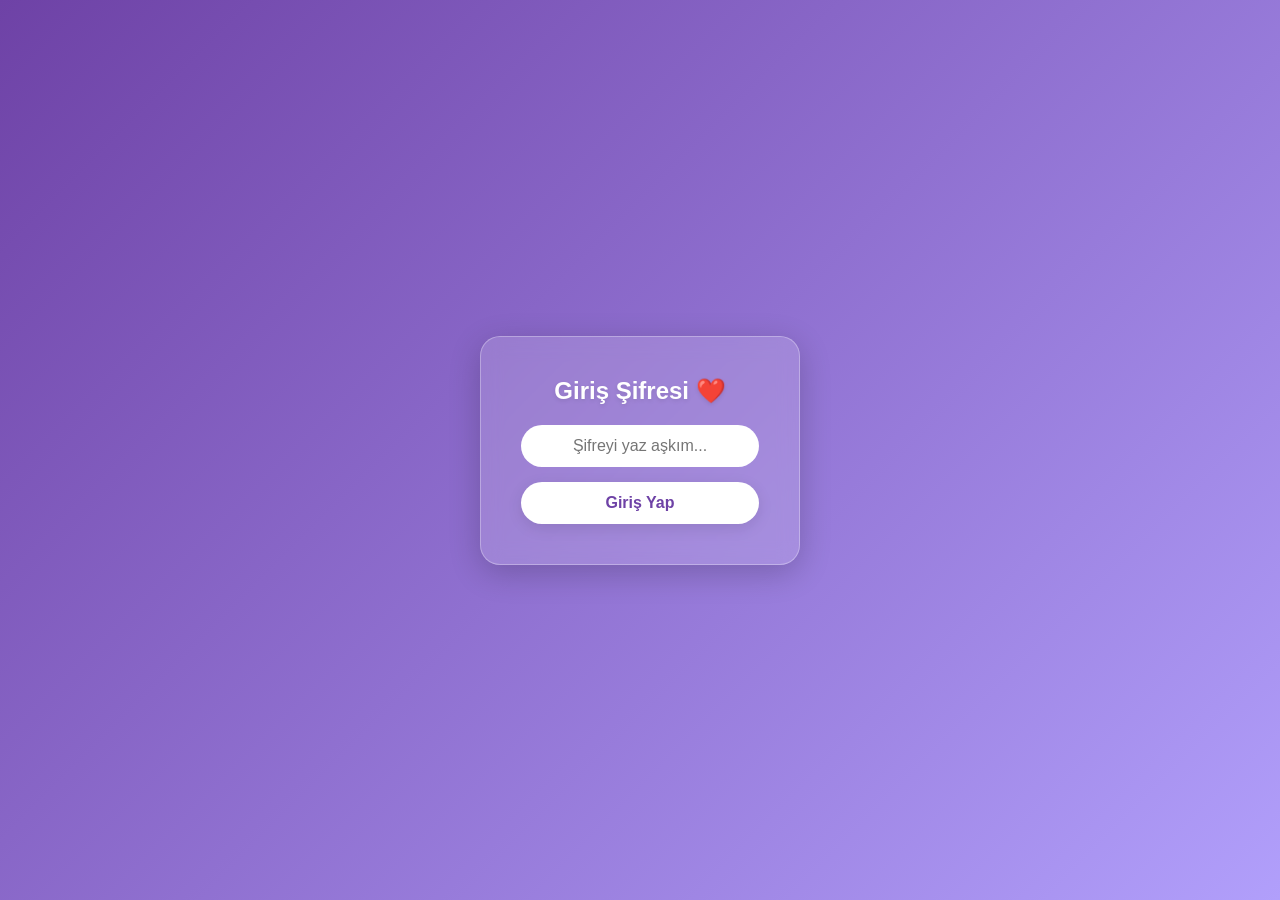
<file: index.html>
<!doctype html>
<html lang="tr">
<head>
  <meta charset="utf-8">
  <meta name="viewport" content="width=device-width, initial-scale=1">
  <meta name="theme-color" content="#6e42a6">
  <meta name="robots" content="noindex, nofollow, noarchive">
  <title>Güzelime | İyi ki varsın</title>
  <link rel="stylesheet" href="styles.css">
  <script src="script.js" defer></script>
  <style>
    /* Giriş Paneli Tasarımı - Sitenin mor temasına uygun ayarlandı */
    #login-overlay {
        position: fixed;
        top: 0;
        left: 0;
        width: 100%;
        height: 100%;
        background: linear-gradient(135deg, #6e42a6 0%, #b19ffb 100%);
        display: flex;
        justify-content: center;
        align-items: center;
        flex-direction: column;
        z-index: 999999;
        font-family: 'Segoe UI', Tahoma, Geneva, Verdana, sans-serif;
        color: white;
        transition: opacity 0.5s ease;
    }

    .login-box {
        background: rgba(255, 255, 255, 0.15);
        padding: 40px;
        border-radius: 20px;
        backdrop-filter: blur(10px);
        box-shadow: 0 8px 32px 0 rgba(0, 0, 0, 0.2);
        text-align: center;
        border: 1px solid rgba(255, 255, 255, 0.3);
        max-width: 320px;
        width: 90%;
    }

    .login-box h2 {
        margin-bottom: 20px;
        font-size: 24px;
        font-weight: 600;
        text-shadow: 0 2px 4px rgba(0,0,0,0.1);
    }

    .login-box input {
        width: 100%;
        padding: 12px;
        margin-bottom: 15px;
        border: none;
        border-radius: 25px;
        outline: none;
        text-align: center;
        font-size: 16px;
        box-sizing: border-box;
        background: white;
        color: #333;
    }

    .login-box button {
        background: #fff;
        color: #6e42a6;
        border: none;
        padding: 12px 30px;
        border-radius: 25px;
        font-size: 16px;
        font-weight: bold;
        cursor: pointer;
        box-shadow: 0 4px 15px rgba(0,0,0,0.1);
        transition: transform 0.2s, background 0.2s;
        width: 100%;
    }

    .login-box button:hover {
        transform: scale(1.03);
        background: #f8f8f8;
    }

    #error-msg {
        color: #ffe0e5;
        font-size: 14px;
        margin-top: 10px;
        display: none;
        font-weight: 500;
    }

    /* Giriş yapılana kadar ana içeriği tamamen gizler */
    #main-content {
        display: none;
    }
  </style>
</head>
<body>

  <!-- 1. GİRİŞ EKRANI PANELİ -->
  <div id="login-overlay">
    <div class="login-box">
        <h2>Giriş Şifresi ❤️</h2>
        <input type="password" id="password-input" placeholder="Şifreyi yaz aşkım...">
        <button onclick="checkPassword()">Giriş Yap</button>
        <div id="error-msg">Hatalı şifre girdin birtanem! 🙈</div>
    </div>
  </div>

  <!-- 2. ASIL WEB SİTESİ İÇERİĞİ -->
  <div id="main-content">
    <header class="site-header">
      <a class="brand" href="index.html" aria-label="Ana sayfa">sevdiğim <span>kadına</span> <span aria-hidden="true">♡</span></a>
      <nav aria-label="Ana navigasyon">
        <a class="active" href="index.html" aria-current="page">Başlangıç</a>
        <a href="mutluluklar.html">Sana dair</a>
        <a href="mektup.html">Bir mektup</a>
      </nav>
    </header>

    <main class="hero">
      <div class="hero-copy">
        <p class="eyebrow">Bu küçük köşe, sana…</p>
        <h1>İyi ki varsın,<br><span>güzelim.</span></h1>
        <p class="intro">Bebişim, tosunum, güzelim… Sana söylemek istediğim güzel şeyler için minicik bir yer hazırladım.</p>
        <a class="button" href="mutluluklar.html">Hadi başlayalım <span aria-hidden="true">→</span></a>
      </div>
      <div class="hero-art" aria-hidden="true">
        <div class="orbit orbit-one"></div>
        <div class="orbit orbit-two"></div>
        <div class="hero-message">Sevgilim<br><span>Esra'ya</span></div>
        <span class="spark spark-one">✦</span>
        <span class="spark spark-two">✧</span>
        <span class="spark spark-three">✦</span>
      </div>
      <p class="hero-note">Senin için, sevgiyle <span aria-hidden="true">♥</span></p>
    </main>

    <footer class="site-footer">Morların en güzeli, sana yakışan. <span aria-hidden="true">♡</span></footer>
  </div>

  <!-- 3. ŞİFRE KONTROLÜNÜ SAĞLAYAN GİZLENMİŞ SCRIPT -->
  <script>
    function checkPassword() {
        const input = document.getElementById("password-input").value.toLocaleLowerCase('tr-TR').trim();
        const error = document.getElementById("error-msg");
        const overlay = document.getElementById("login-overlay");
        const mainContent = document.getElementById("main-content");

        // "esra" şifresinin şifrelenmiş güvenli hali
        if (btoa(unescape(encodeURIComponent(input))) === "ZXNyYQ==") {
            overlay.style.opacity = "0";
            setTimeout(() => {
                overlay.style.display = "none";
                mainContent.style.display = "block";
            }, 500);
        } else {
            error.style.display = "block";
            document.getElementById("password-input").value = "";
        }
    }

    document.getElementById("password-input").addEventListener("keypress", function(event) {
        if (event.key === "Enter") {
            checkPassword();
        }
    });
  </script>
</body>
</html>
</file>
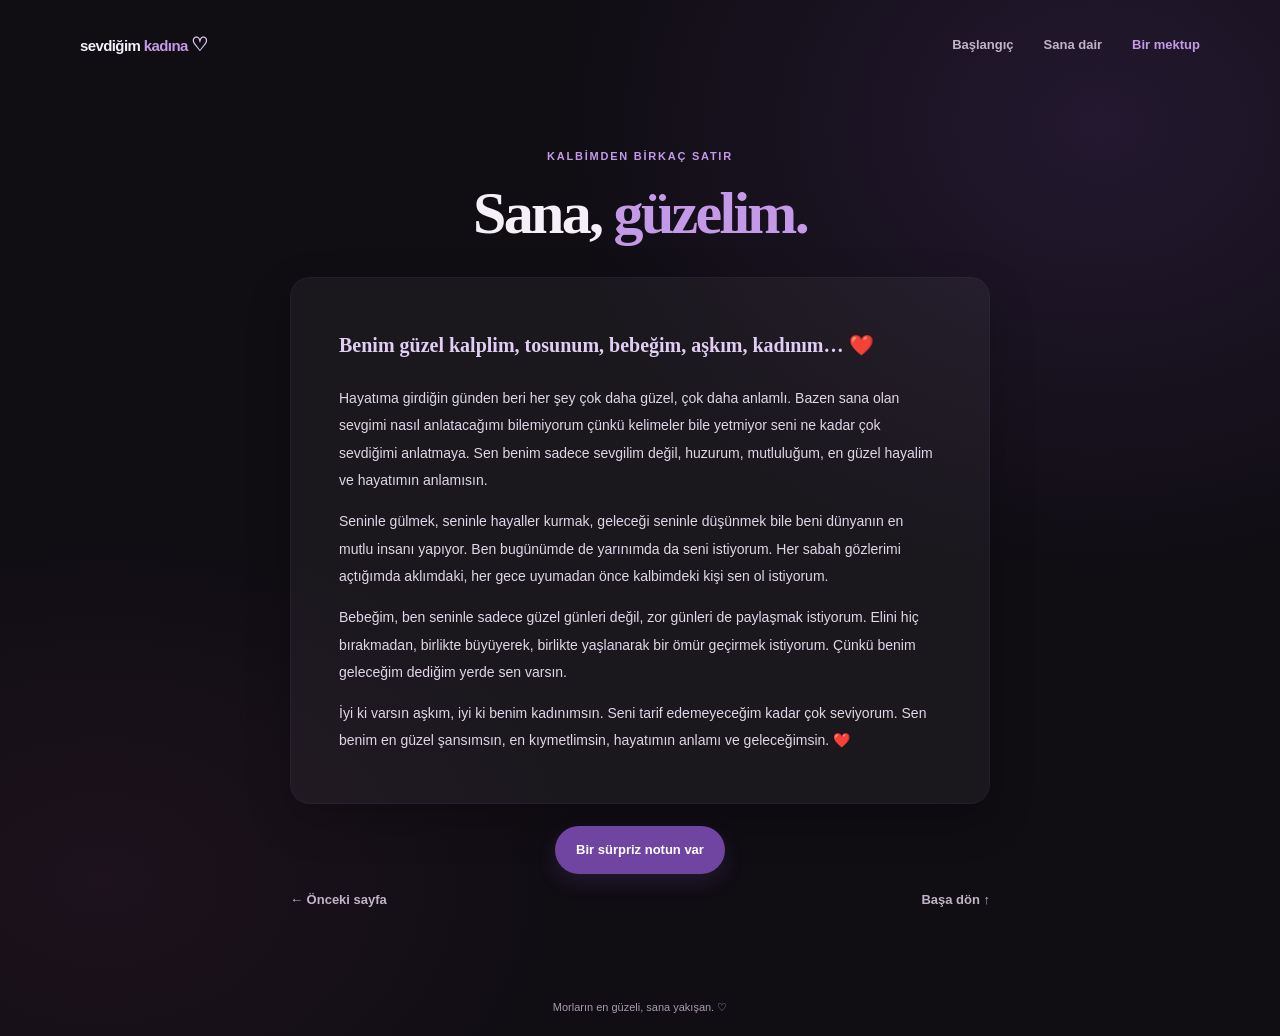
<file: mektup.html>
<!doctype html>
<html lang="tr">
<head>
  <meta charset="utf-8">
  <meta name="viewport" content="width=device-width, initial-scale=1">
  <meta name="theme-color" content="#6e42a6">
  <meta name="robots" content="noindex, nofollow, noarchive">
  <title>Bir mektup | Güzelime</title>
  <link rel="stylesheet" href="styles.css">
  <script src="script.js" defer></script>
</head>
<body>
  <header class="site-header">
    <a class="brand" href="index.html" aria-label="Ana sayfa">sevdiğim <span>kadına</span> <span aria-hidden="true">♡</span></a>
    <nav aria-label="Ana navigasyon">
      <a href="index.html">Başlangıç</a>
      <a href="mutluluklar.html">Sana dair</a>
      <a class="active" href="mektup.html" aria-current="page">Bir mektup</a>
    </nav>
  </header>

  <main class="page-content letter-page">
    <p class="eyebrow">Kalbimden birkaç satır</p>
    <h1 class="page-title">Sana, <span>güzelim.</span></h1>

    <article class="letter">
      <p class="letter-greeting">Benim güzel kalplim, tosunum, bebeğim, aşkım, kadınım… ❤️</p>
      <p>Hayatıma girdiğin günden beri her şey çok daha güzel, çok daha anlamlı. Bazen sana olan sevgimi nasıl anlatacağımı bilemiyorum çünkü kelimeler bile yetmiyor seni ne kadar çok sevdiğimi anlatmaya. Sen benim sadece sevgilim değil, huzurum, mutluluğum, en güzel hayalim ve hayatımın anlamısın.</p>
      <p>Seninle gülmek, seninle hayaller kurmak, geleceği seninle düşünmek bile beni dünyanın en mutlu insanı yapıyor. Ben bugünümde de yarınımda da seni istiyorum. Her sabah gözlerimi açtığımda aklımdaki, her gece uyumadan önce kalbimdeki kişi sen ol istiyorum.</p>
      <p>Bebeğim, ben seninle sadece güzel günleri değil, zor günleri de paylaşmak istiyorum. Elini hiç bırakmadan, birlikte büyüyerek, birlikte yaşlanarak bir ömür geçirmek istiyorum. Çünkü benim geleceğim dediğim yerde sen varsın.</p>
      <p>İyi ki varsın aşkım, iyi ki benim kadınımsın. Seni tarif edemeyeceğim kadar çok seviyorum. Sen benim en güzel şansımsın, en kıymetlimsin, hayatımın anlamı ve geleceğimsin. ❤️</p>
    </article>

    <button class="button surprise-button" type="button" aria-expanded="false" aria-controls="surprise-note">Bir sürpriz notun var</button>
    <div class="surprise-note" id="surprise-note" hidden>
      <p class="surprise-greeting"><strong>Hayatımın anlamı, sevgilim…</strong> ❤️</p>
      <p>Bu not senin için. İçimdeki sevgiyi buraya yansıtmak, sana olan sevgimi ve sadakatimi anlatmak istedim. Sana olan sevgim geçmişte, bugün ve gelecekte de sonsuza kadar devam edecek.</p>
      <p>Sen, bu hayatta başıma gelen en güzel şeysin. Hayatımın devamında bana yer verdiğin, birlikte yaşadığımız o güzel ve harika anılar için sana ne kadar minnettar olsam azdır.</p>
      <p>Bu siteyi de sana olan sevgimin ve minnettarlığımın bir karşılığı olarak hazırladım. İyi ki beni hayatına dâhil ettin ve bu güzel anıları birlikte yaşamamıza vesile oldun.</p>
      <p>Seni çooooooooooooook seviyorum ve ömrümün sonuna kadar da seveceğim. İyi ki benimsin, iyi ki benimlesin.</p>
      <p>Umarım bu site hoşuna gider, bebeğim.</p>
    </div>

    <div class="page-actions">
      <a class="text-link" href="mutluluklar.html">← Önceki sayfa</a>
      <a class="text-link" href="index.html">Başa dön ↑</a>
    </div>
  </main>

  <footer class="site-footer">Morların en güzeli, sana yakışan. <span aria-hidden="true">♡</span></footer>
</body>
</html>
</file>
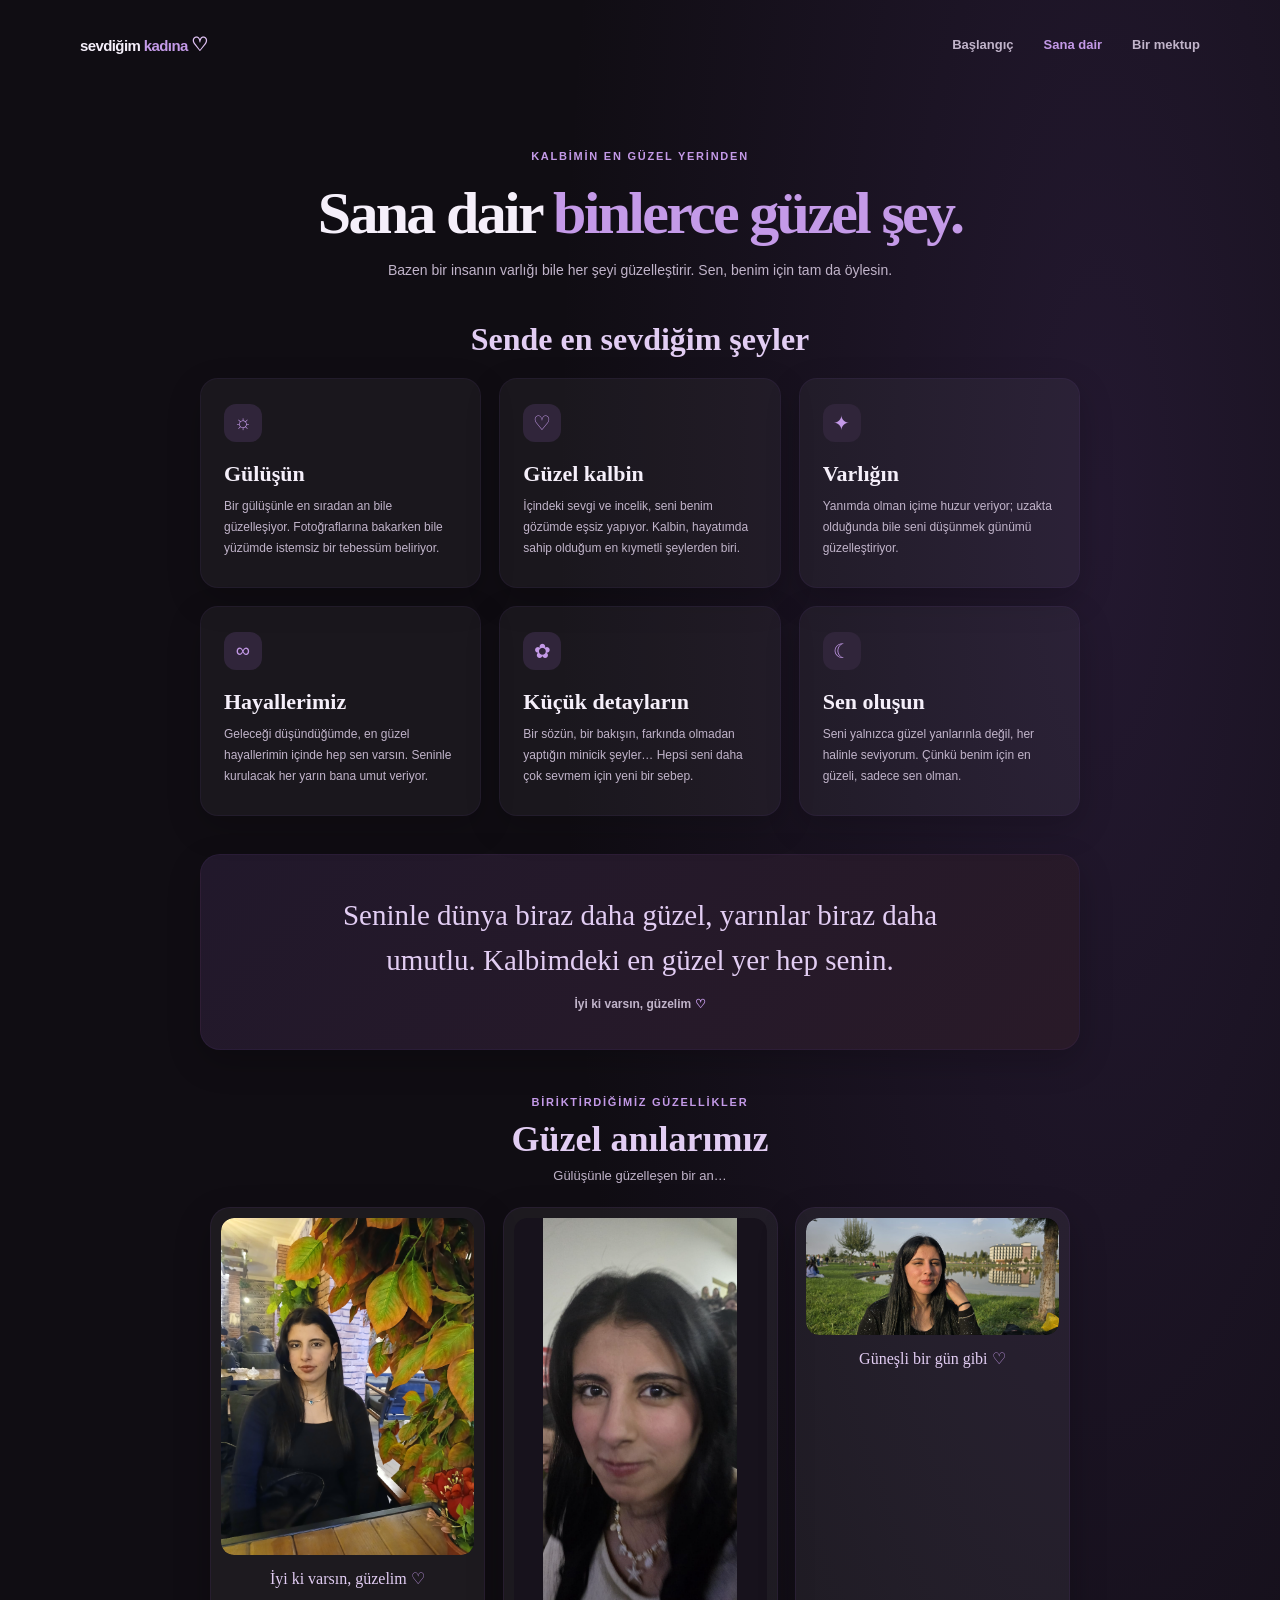
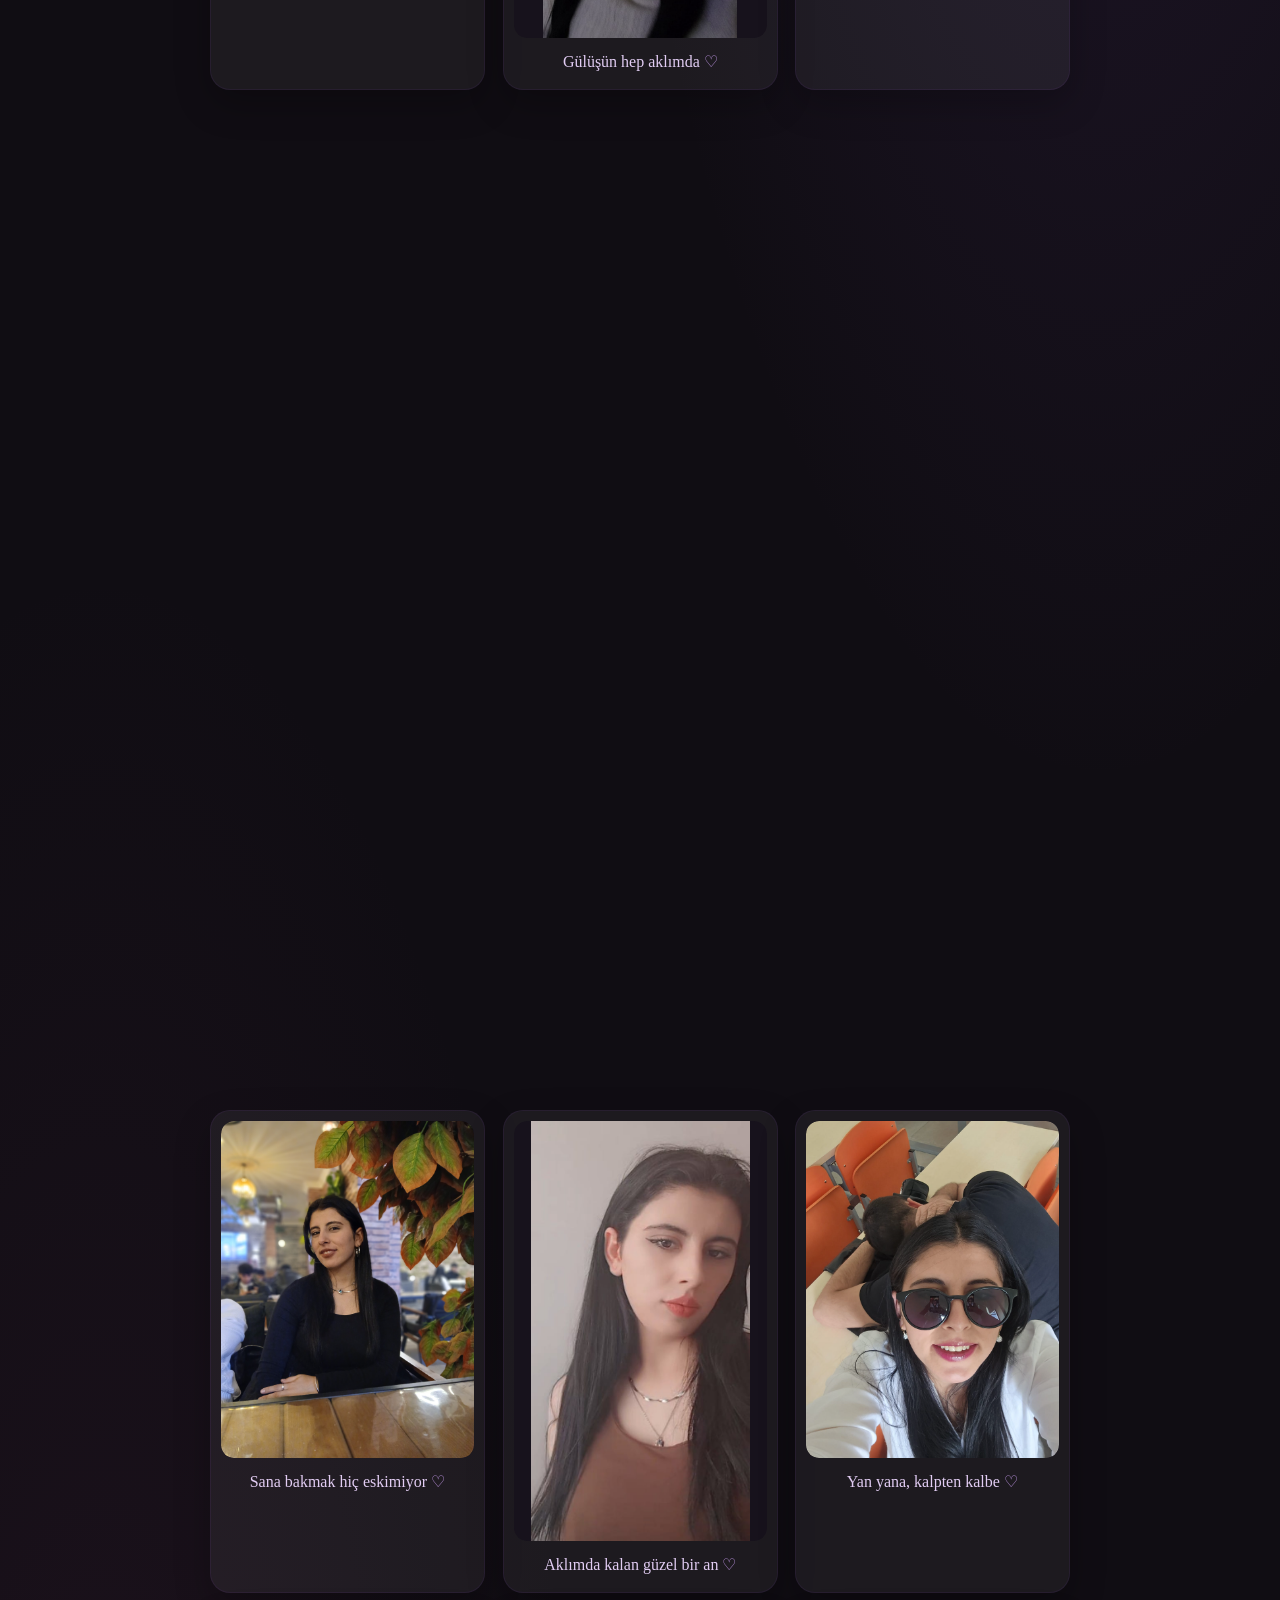
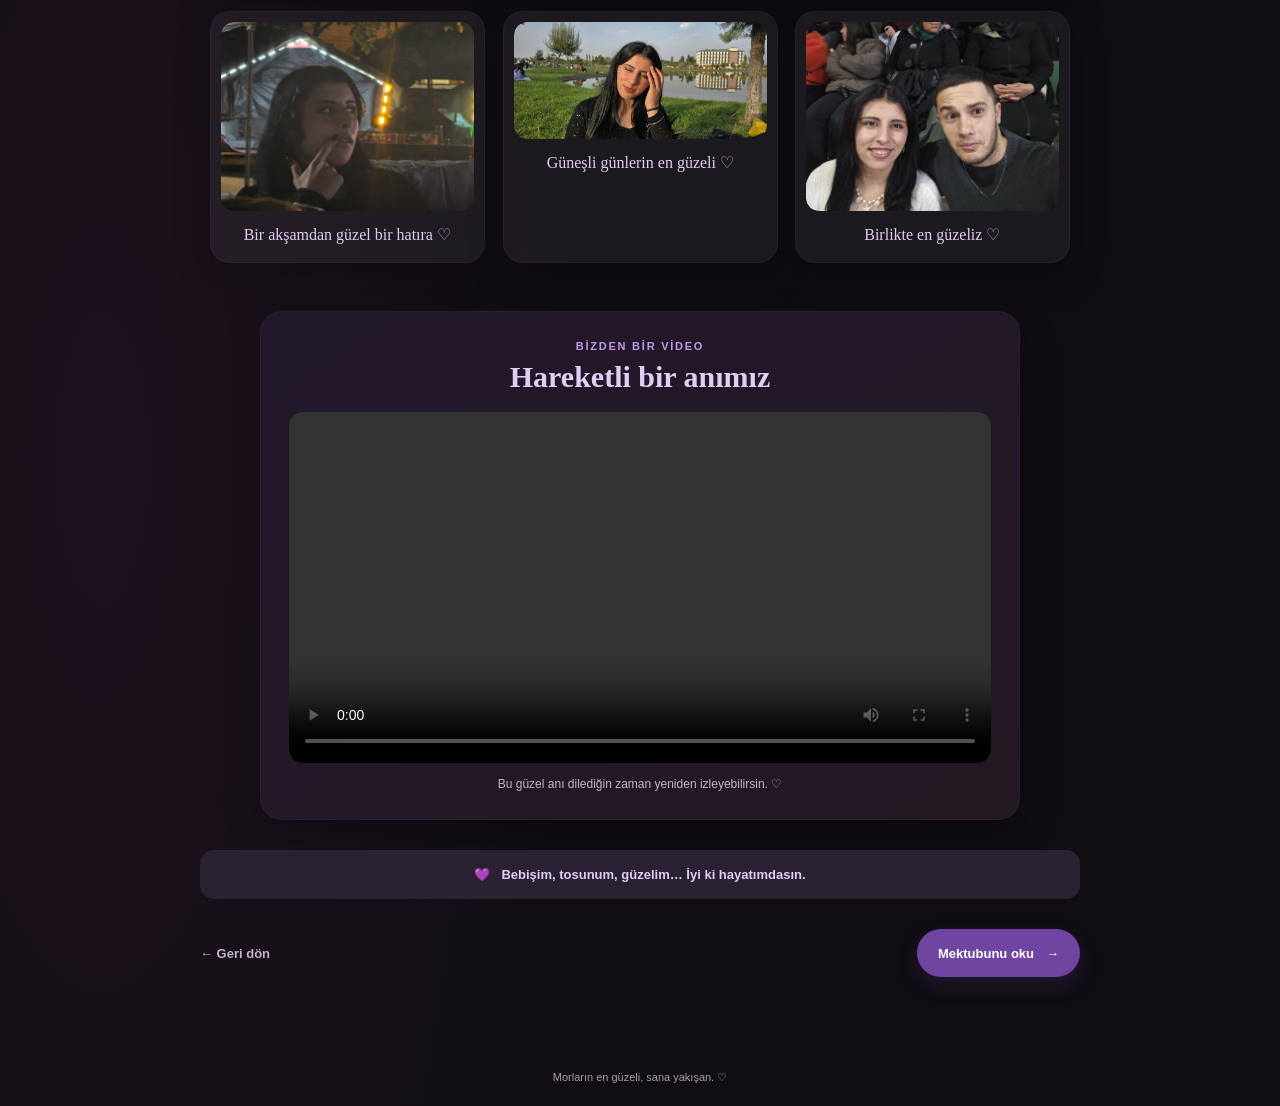
<file: mutluluklar.html>
<!doctype html>
<html lang="tr">
<head>
  <meta charset="utf-8">
  <meta name="viewport" content="width=device-width, initial-scale=1">
  <meta name="theme-color" content="#6e42a6">
  <meta name="robots" content="noindex, nofollow, noarchive">
  <title>Sana dair | Güzelime</title>
  <link rel="stylesheet" href="styles.css">
  <script src="script.js" defer></script>
</head>
<body>
  <header class="site-header">
    <a class="brand" href="index.html" aria-label="Ana sayfa">sevdiğim <span>kadına</span> <span aria-hidden="true">♡</span></a>
    <nav aria-label="Ana navigasyon">
      <a href="index.html">Başlangıç</a>
      <a class="active" href="mutluluklar.html" aria-current="page">Sana dair</a>
      <a href="mektup.html">Bir mektup</a>
    </nav>
  </header>

  <main class="page-content">
    <p class="eyebrow">Kalbimin en güzel yerinden</p>
    <h1 class="page-title">Sana dair <span>binlerce güzel şey.</span></h1>
    <p class="page-intro">Bazen bir insanın varlığı bile her şeyi güzelleştirir. Sen, benim için tam da öylesin.</p>

    <h2 class="moments-title">Sende en sevdiğim şeyler</h2>
    <section class="moments" aria-label="Sende en sevdiğim şeyler">
      <article class="moment-card">
        <span class="card-icon" aria-hidden="true">☼</span>
        <h2>Gülüşün</h2>
        <p>Bir gülüşünle en sıradan an bile güzelleşiyor. Fotoğraflarına bakarken bile yüzümde istemsiz bir tebessüm beliriyor.</p>
      </article>
      <article class="moment-card">
        <span class="card-icon" aria-hidden="true">♡</span>
        <h2>Güzel kalbin</h2>
        <p>İçindeki sevgi ve incelik, seni benim gözümde eşsiz yapıyor. Kalbin, hayatımda sahip olduğum en kıymetli şeylerden biri.</p>
      </article>
      <article class="moment-card">
        <span class="card-icon" aria-hidden="true">✦</span>
        <h2>Varlığın</h2>
        <p>Yanımda olman içime huzur veriyor; uzakta olduğunda bile seni düşünmek günümü güzelleştiriyor.</p>
      </article>
      <article class="moment-card">
        <span class="card-icon" aria-hidden="true">∞</span>
        <h2>Hayallerimiz</h2>
        <p>Geleceği düşündüğümde, en güzel hayallerimin içinde hep sen varsın. Seninle kurulacak her yarın bana umut veriyor.</p>
      </article>
      <article class="moment-card">
        <span class="card-icon" aria-hidden="true">✿</span>
        <h2>Küçük detayların</h2>
        <p>Bir sözün, bir bakışın, farkında olmadan yaptığın minicik şeyler… Hepsi seni daha çok sevmem için yeni bir sebep.</p>
      </article>
      <article class="moment-card">
        <span class="card-icon" aria-hidden="true">☾</span>
        <h2>Sen oluşun</h2>
        <p>Seni yalnızca güzel yanlarınla değil, her halinle seviyorum. Çünkü benim için en güzeli, sadece sen olman.</p>
      </article>
    </section>

    <blockquote class="love-quote">
      <p>Seninle dünya biraz daha güzel, yarınlar biraz daha umutlu. Kalbimdeki en güzel yer hep senin.</p>
      <footer>İyi ki varsın, güzelim <span aria-hidden="true">♡</span></footer>
    </blockquote>

    <section class="photo-gallery" aria-labelledby="gallery-title">
      <p class="eyebrow">Biriktirdiğimiz güzellikler</p>
      <h2 id="gallery-title">Güzel anılarımız</h2>
      <p class="gallery-intro">Gülüşünle güzelleşen bir an…</p>
      <div class="photo-grid">
        <figure class="photo-card">
          <button class="photo-open" type="button" aria-label="Fotoğrafı büyüt: İyi ki varsın, güzelim">
            <img src="photos/guzel-anilarimiz-01.png" alt="Güzel anılarımızdan bir fotoğraf" loading="lazy">
          </button>
          <figcaption>İyi ki varsın, güzelim <span aria-hidden="true">♡</span></figcaption>
        </figure>
        <figure class="photo-card">
          <button class="photo-open" type="button" aria-label="Fotoğrafı büyüt: Gülüşün hep aklımda">
            <img src="photos/ani-02-portre.png" alt="Yakın çekim bir fotoğrafın" loading="lazy">
          </button>
          <figcaption>Gülüşün hep aklımda <span aria-hidden="true">♡</span></figcaption>
        </figure>
        <figure class="photo-card">
          <button class="photo-open" type="button" aria-label="Fotoğrafı büyüt: Güneşli bir gün gibi">
            <img src="photos/ani-03-park.png" alt="Parkta çekilmiş fotoğrafın" loading="lazy">
          </button>
          <figcaption>Güneşli bir gün gibi <span aria-hidden="true">♡</span></figcaption>
        </figure>
        <figure class="photo-card">
          <button class="photo-open" type="button" aria-label="Fotoğrafı büyüt: Güzel bir akşamdan hatıra">
            <img src="photos/ani-04-aksam.png" alt="Akşam ışıklarında çekilmiş fotoğrafın" loading="lazy">
          </button>
          <figcaption>Güzel bir akşamdan hatıra <span aria-hidden="true">♡</span></figcaption>
        </figure>
        <figure class="photo-card">
          <button class="photo-open" type="button" aria-label="Fotoğrafı büyüt: En güzel yer, yanın">
            <img src="photos/ani-05-birlikte.png" alt="Birlikte çekilmiş fotoğrafınız" loading="lazy">
          </button>
          <figcaption>En güzel yer, yanın <span aria-hidden="true">♡</span></figcaption>
        </figure>
        <figure class="photo-card">
          <button class="photo-open" type="button" aria-label="Fotoğrafı büyüt: Güzel günlerden bir kare">
            <img src="photos/ani-06-anilarimiz.jpg" alt="Güzel günlerden bir fotoğraf" loading="lazy">
          </button>
          <figcaption>Güzel günlerden bir kare <span aria-hidden="true">♡</span></figcaption>
        </figure>
        <figure class="photo-card">
          <button class="photo-open" type="button" aria-label="Fotoğrafı büyüt: Seni düşününce gülümsüyorum">
            <img src="photos/ani-07-anilarimiz.jpg" alt="Anılarınızdan bir fotoğraf" loading="lazy">
          </button>
          <figcaption>Seni düşününce gülümsüyorum <span aria-hidden="true">♡</span></figcaption>
        </figure>
        <figure class="photo-card">
          <button class="photo-open" type="button" aria-label="Fotoğrafı büyüt: Küçük dostla büyük mutluluk">
            <img src="photos/ani-08-kedicikle.png" alt="Kucağında bir kediyle çekilmiş fotoğrafın" loading="lazy">
          </button>
          <figcaption>Küçük dostla büyük mutluluk <span aria-hidden="true">♡</span></figcaption>
        </figure>
        <figure class="photo-card">
          <button class="photo-open" type="button" aria-label="Fotoğrafı büyüt: Doğum gününün güzel anısı">
            <img src="photos/ani-09-dogum-gunu.png" alt="Doğum gününde pastanla çekilmiş fotoğrafın" loading="lazy">
          </button>
          <figcaption>Doğum gününün güzel anısı <span aria-hidden="true">♡</span></figcaption>
        </figure>
        <figure class="photo-card">
          <button class="photo-open" type="button" aria-label="Fotoğrafı büyüt: Sana bakmak hiç eskimiyor">
            <img src="photos/ani-10-kafede.png" alt="Bir kafede çekilmiş fotoğrafın" loading="lazy">
          </button>
          <figcaption>Sana bakmak hiç eskimiyor <span aria-hidden="true">♡</span></figcaption>
        </figure>
        <figure class="photo-card">
          <button class="photo-open" type="button" aria-label="Fotoğrafı büyüt: Aklımda kalan güzel bir an">
            <img src="photos/ani-11-anilarimiz.jpg" alt="Anılarınızdan bir fotoğraf" loading="lazy">
          </button>
          <figcaption>Aklımda kalan güzel bir an <span aria-hidden="true">♡</span></figcaption>
        </figure>
        <figure class="photo-card">
          <button class="photo-open" type="button" aria-label="Fotoğrafı büyüt: Yan yana, kalpten kalbe">
            <img src="photos/ani-12-birlikte.png" alt="Birlikte çekilmiş bir fotoğrafınız" loading="lazy">
          </button>
          <figcaption>Yan yana, kalpten kalbe <span aria-hidden="true">♡</span></figcaption>
        </figure>
        <figure class="photo-card">
          <button class="photo-open" type="button" aria-label="Fotoğrafı büyüt: Bir akşamdan güzel bir hatıra">
            <img src="photos/ani-13-aksam.png" alt="Akşam ışıklarında çekilmiş fotoğrafın" loading="lazy">
          </button>
          <figcaption>Bir akşamdan güzel bir hatıra <span aria-hidden="true">♡</span></figcaption>
        </figure>
        <figure class="photo-card">
          <button class="photo-open" type="button" aria-label="Fotoğrafı büyüt: Güneşli günlerin en güzeli">
            <img src="photos/ani-14-park.png" alt="Parkta çekilmiş fotoğrafın" loading="lazy">
          </button>
          <figcaption>Güneşli günlerin en güzeli <span aria-hidden="true">♡</span></figcaption>
        </figure>
        <figure class="photo-card">
          <button class="photo-open" type="button" aria-label="Fotoğrafı büyüt: Birlikte en güzeliz">
            <img src="photos/ani-15-bizden.png" alt="Birlikte çekilmiş bir fotoğrafınız" loading="lazy">
          </button>
          <figcaption>Birlikte en güzeliz <span aria-hidden="true">♡</span></figcaption>
        </figure>
      </div>
      <div class="memory-video">
        <p class="eyebrow">Bizden bir video</p>
        <h3>Hareketli bir anımız</h3>
        <video class="memory-video-player" controls playsinline preload="metadata">
          <source src="videos/esra-icin-montaj.mp4" type="video/mp4">
          Tarayıcın video oynatmayı desteklemiyor.
        </video>
        <p class="video-caption">Bu güzel anı dilediğin zaman yeniden izleyebilirsin. <span aria-hidden="true">♡</span></p>
      </div>
    </section>

    <dialog class="photo-viewer" aria-label="Fotoğraf görüntüleyici">
      <button class="viewer-close" type="button" aria-label="Kapat">×</button>
      <button class="viewer-arrow viewer-previous" type="button" aria-label="Önceki fotoğraf">‹</button>
      <div class="viewer-content">
        <img class="viewer-image" alt="">
        <p class="viewer-caption"></p>
      </div>
      <button class="viewer-arrow viewer-next" type="button" aria-label="Sonraki fotoğraf">›</button>
    </dialog>

    <aside class="note-box">
      <span aria-hidden="true">💜</span>
      <p>Bebişim, tosunum, güzelim… İyi ki hayatımdasın.</p>
    </aside>
    <div class="page-actions">
      <a class="text-link" href="index.html">← Geri dön</a>
      <a class="button" href="mektup.html">Mektubunu oku <span aria-hidden="true">→</span></a>
    </div>
  </main>

  <footer class="site-footer">Morların en güzeli, sana yakışan. <span aria-hidden="true">♡</span></footer>
</body>
</html>
</file>
<file: styles.css>
:root {
  color-scheme: dark;
  --ink: #f5effa;
  --muted: #c1b4ca;
  --purple: #c49ae8;
  --purple-dark: #e2cdf3;
  --lavender: #30253a;
  --paper: #100d13;
  --button-purple: #7045a2;
  --button-purple-hover: #54327e;
}

* {
  box-sizing: border-box;
}

body {
  min-height: 100vh;
  margin: 0;
  display: flex;
  flex-direction: column;
  color: var(--ink);
  background:
    radial-gradient(ellipse at 86% 12%, rgba(112, 69, 162, .2), transparent 34rem),
    radial-gradient(ellipse at 8% 85%, rgba(103, 47, 86, .15), transparent 30rem),
    var(--paper);
  font-family: Arial, sans-serif;
}

a {
  color: inherit;
  text-decoration: none;
}

.site-header {
  width: min(1120px, calc(100% - 48px));
  min-height: 88px;
  margin: 0 auto;
  display: flex;
  align-items: center;
  justify-content: space-between;
  gap: 24px;
}

.brand {
  font-size: 15px;
  font-weight: 700;
  letter-spacing: -.04em;
}

.brand span:first-child {
  color: var(--purple);
}

.brand span:last-child {
  color: #dfc1f3;
  font-size: 19px;
}

nav {
  display: flex;
  align-items: center;
  gap: 30px;
}

nav a,
.text-link {
  color: var(--muted);
  font-size: 13px;
  font-weight: 600;
  transition: color .2s ease;
}

nav a:hover,
nav a.active,
.text-link:hover {
  color: var(--purple);
}

.hero {
  position: relative;
  width: min(1040px, calc(100% - 48px));
  min-height: 590px;
  margin: 0 auto;
  display: grid;
  grid-template-columns: 1.05fr .95fr;
  align-items: center;
  gap: 24px;
}

.hero-copy {
  position: relative;
  z-index: 1;
  padding-bottom: 20px;
}

.eyebrow {
  margin: 0 0 18px;
  color: var(--purple);
  font-size: 11px;
  font-weight: 700;
  letter-spacing: .16em;
  text-transform: uppercase;
}

h1,
h2,
p {
  margin-top: 0;
}

h1,
.moment-card h2 {
  font-family: Georgia, serif;
}

.hero h1 {
  margin-bottom: 20px;
  font-size: clamp(52px, 7vw, 82px);
  font-weight: 600;
  letter-spacing: -.055em;
  line-height: 1.02;
}

.hero h1 span,
.page-title span {
  color: var(--purple);
}

.intro {
  max-width: 410px;
  margin-bottom: 30px;
  color: var(--muted);
  font-size: 15px;
  line-height: 1.8;
}

.button {
  min-height: 48px;
  padding: 0 21px;
  display: inline-flex;
  align-items: center;
  justify-content: center;
  gap: 12px;
  border: 0;
  border-radius: 999px;
  color: #fff;
  background: var(--button-purple);
  box-shadow: 0 8px 20px rgba(112, 69, 162, .2);
  font: inherit;
  font-size: 13px;
  font-weight: 700;
  cursor: pointer;
  transition: transform .2s ease, background .2s ease, box-shadow .2s ease;
}

.button:hover {
  transform: translateY(-2px);
  background: var(--button-purple-hover);
  box-shadow: 0 11px 24px rgba(112, 69, 162, .25);
}

.hero-art {
  position: relative;
  width: min(390px, 100%);
  aspect-ratio: 1;
  justify-self: center;
  display: grid;
  place-items: center;
  border-radius: 50%;
  background: linear-gradient(145deg, #2d203b, #3a2846 60%, #30212f);
}

.orbit {
  position: absolute;
  width: 72%;
  height: 72%;
  border: 1px solid rgba(224, 205, 243, .17);
  border-radius: 50%;
}

.orbit-two {
  width: 88%;
  height: 88%;
  border-color: rgba(224, 205, 243, .12);
}

.hero-message {
  position: relative;
  z-index: 1;
  color: var(--purple-dark);
  font-family: Georgia, serif;
  font-size: clamp(30px, 5vw, 43px);
  font-weight: 600;
  letter-spacing: -.04em;
  line-height: 1.18;
  text-align: center;
  text-shadow: 0 10px 24px rgba(84, 50, 126, .18);
  animation: message-pulse 3s ease-in-out infinite;
}

.hero-message span {
  color: var(--purple);
  font-size: 1.22em;
}

.spark {
  position: absolute;
  color: #d3a9ed;
  font-size: 28px;
}

.spark-one { top: 20%; left: 23%; }
.spark-two { top: 29%; right: 17%; font-size: 34px; }
.spark-three { right: 24%; bottom: 17%; font-size: 21px; }

.hero-note {
  position: absolute;
  right: 18px;
  bottom: 12px;
  color: var(--muted);
  font-size: 12px;
}

.hero-note span {
  color: var(--purple);
}

.site-footer {
  width: min(1120px, calc(100% - 48px));
  margin: auto auto 0;
  padding: 22px 0;
  color: #a99aaf;
  font-size: 11px;
  text-align: center;
}

.site-footer span {
  color: var(--purple);
}

.page-content {
  width: min(880px, calc(100% - 48px));
  margin: 62px auto 72px;
  text-align: center;
}

.page-title {
  margin-bottom: 12px;
  font-size: clamp(40px, 6vw, 60px);
  letter-spacing: -.045em;
  line-height: 1.12;
}

.page-intro {
  margin-bottom: 38px;
  color: var(--muted);
  font-size: 14px;
  line-height: 1.7;
}

.moments-title {
  margin: 0 0 20px;
  color: var(--purple-dark);
  font-family: Georgia, serif;
  font-size: clamp(24px, 4vw, 32px);
  font-weight: 600;
}

.moments {
  display: grid;
  grid-template-columns: repeat(3, 1fr);
  gap: 18px;
  text-align: left;
}

.moment-card {
  min-height: 210px;
  padding: 25px 23px;
  border: 1px solid rgba(112, 69, 162, .1);
  border-radius: 18px;
  background: rgba(255, 255, 255, .045);
  box-shadow: 0 12px 34px rgba(0, 0, 0, .18);
}

.card-icon {
  width: 38px;
  height: 38px;
  margin-bottom: 19px;
  display: grid;
  place-items: center;
  border-radius: 12px;
  color: var(--purple);
  background: var(--lavender);
  font-size: 20px;
}

.moment-card h2 {
  margin-bottom: 9px;
  font-size: 22px;
  font-weight: 600;
}

.moment-card p {
  margin-bottom: 0;
  color: var(--muted);
  font-size: 12px;
  line-height: 1.75;
}

.love-quote {
  margin: 38px 0 30px;
  padding: clamp(25px, 5vw, 38px);
  border: 1px solid rgba(112, 69, 162, .1);
  border-radius: 20px;
  color: var(--purple-dark);
  background: linear-gradient(135deg, #21182b, #291a28);
  box-shadow: 0 12px 34px rgba(0, 0, 0, .2);
}

.love-quote p {
  max-width: 650px;
  margin: 0 auto 14px;
  font-family: Georgia, serif;
  font-size: clamp(21px, 3.5vw, 29px);
  line-height: 1.55;
}

.love-quote footer {
  color: var(--muted);
  font-size: 12px;
  font-weight: 600;
}

.love-quote footer span {
  color: var(--purple);
}

.photo-gallery {
  margin: 46px 0 30px;
}

.photo-gallery .eyebrow {
  margin-bottom: 10px;
}

.photo-gallery h2 {
  margin-bottom: 8px;
  color: var(--purple-dark);
  font-family: Georgia, serif;
  font-size: clamp(28px, 4vw, 36px);
  font-weight: 600;
}

.gallery-intro {
  margin-bottom: 24px;
  color: var(--muted);
  font-size: 13px;
}

.photo-grid {
  display: grid;
  grid-template-columns: repeat(auto-fit, minmax(220px, 1fr));
  gap: 18px;
  max-width: 860px;
  margin: 0 auto;
}

.photo-card {
  width: min(100%, 360px);
  justify-self: center;
  margin: 0;
  padding: 10px;
  overflow: hidden;
  border: 1px solid rgba(112, 69, 162, .12);
  border-radius: 20px;
  background: rgba(255, 255, 255, .055);
  box-shadow: 0 14px 36px rgba(0, 0, 0, .24);
  transform: rotate(-1deg);
  transition: transform .2s ease, box-shadow .2s ease;
}

.gallery-reveal-ready .photo-card {
  opacity: 0;
  transform: translateY(24px) scale(.97);
  transition: opacity .65s ease, transform .65s cubic-bezier(.2, .8, .2, 1), box-shadow .25s ease;
  will-change: opacity, transform;
}

.gallery-reveal-ready .photo-card.is-visible {
  opacity: 1;
  transform: translateY(0) scale(1);
}

.photo-card:hover {
  transform: translateY(-5px) scale(1.015);
  box-shadow: 0 18px 42px rgba(0, 0, 0, .34);
}

.gallery-reveal-ready .photo-card.is-visible:hover {
  transform: translateY(-5px) scale(1.015);
}

.photo-card img {
  width: 100%;
  max-height: 420px;
  display: block;
  border-radius: 13px;
  object-fit: contain;
  background: #17121c;
}

.photo-open {
  position: relative;
  display: block;
  width: 100%;
  padding: 0;
  overflow: hidden;
  border: 0;
  border-radius: 13px;
  background: transparent;
  cursor: zoom-in;
}

.photo-open:focus-visible,
.viewer-close:focus-visible,
.viewer-arrow:focus-visible {
  outline: 3px solid #c8a9e8;
  outline-offset: 3px;
}

.photo-card figcaption {
  padding: 14px 8px 8px;
  color: var(--purple-dark);
  font-family: Georgia, serif;
  font-size: 16px;
  text-align: center;
}

.photo-card figcaption span {
  color: var(--purple);
}

.memory-video {
  max-width: 760px;
  margin: 48px auto 0;
  padding: clamp(18px, 4vw, 28px);
  border: 1px solid rgba(112, 69, 162, .12);
  border-radius: 22px;
  background: linear-gradient(145deg, #21182b, #241822);
  box-shadow: 0 14px 36px rgba(0, 0, 0, .25);
}

.memory-video .eyebrow {
  margin-bottom: 8px;
}

.memory-video h3 {
  margin: 0 0 18px;
  color: var(--purple-dark);
  font-family: Georgia, serif;
  font-size: clamp(23px, 4vw, 30px);
  font-weight: 600;
}

.memory-video-player {
  display: block;
  width: 100%;
  max-height: min(72vh, 720px);
  margin: 0 auto;
  border-radius: 14px;
  background: #241a2d;
  object-fit: contain;
}

.video-caption {
  margin: 14px 0 0;
  color: var(--muted);
  font-size: 12px;
}

.video-caption span {
  color: var(--purple);
}

.photo-viewer {
  position: relative;
  grid-template-columns: 44px minmax(0, 1fr) 44px;
  align-items: center;
  gap: 14px;
  width: min(1000px, calc(100vw - 32px));
  max-width: none;
  max-height: calc(100vh - 32px);
  margin: auto;
  padding: 54px 22px 18px;
  overflow: visible;
  border: 1px solid rgba(255, 255, 255, .16);
  border-radius: 22px;
  color: #fff;
  background: #241a2d;
  box-shadow: 0 24px 80px rgba(0, 0, 0, .35);
}

.photo-viewer[open] {
  display: grid;
}

.photo-viewer::backdrop {
  background: rgba(24, 14, 32, .82);
  backdrop-filter: blur(6px);
}

.viewer-content {
  min-width: 0;
}

.viewer-image {
  display: block;
  max-width: 100%;
  max-height: calc(100vh - 150px);
  margin: 0 auto;
  border-radius: 12px;
  object-fit: contain;
}

.viewer-caption {
  margin: 14px 0 0;
  color: #f2eaf8;
  font-family: Georgia, serif;
  font-size: 16px;
  text-align: center;
}

.viewer-close,
.viewer-arrow {
  display: grid;
  place-items: center;
  border: 1px solid rgba(255, 255, 255, .2);
  color: #fff;
  background: rgba(255, 255, 255, .1);
  cursor: pointer;
  transition: background .2s ease, transform .2s ease;
}

.viewer-close:hover,
.viewer-arrow:hover {
  transform: scale(1.06);
  background: rgba(255, 255, 255, .2);
}

.viewer-close {
  position: absolute;
  top: 12px;
  right: 12px;
  width: 38px;
  height: 38px;
  border-radius: 50%;
  font-size: 25px;
  line-height: 1;
}

.viewer-arrow {
  width: 42px;
  height: 52px;
  border-radius: 14px;
  font-size: 32px;
  line-height: 1;
}

.note-box {
  margin: 24px 0 30px;
  padding: 17px 20px;
  display: flex;
  justify-content: center;
  align-items: center;
  gap: 11px;
  border-radius: 14px;
  color: var(--purple-dark);
  background: #2a2132;
  font-size: 13px;
  font-weight: 600;
}

.note-box p {
  margin: 0;
}

.page-actions {
  display: flex;
  justify-content: space-between;
  align-items: center;
  gap: 16px;
  text-align: left;
}

.letter-page {
  max-width: 700px;
}

.letter {
  margin: 30px 0 22px;
  padding: clamp(25px, 6vw, 48px);
  border: 1px solid rgba(112, 69, 162, .12);
  border-radius: 20px;
  background: rgba(255, 255, 255, .045);
  box-shadow: 0 16px 44px rgba(0, 0, 0, .22);
  color: #e1d6e8;
  font-size: 14px;
  line-height: 1.95;
  text-align: left;
}

.letter p:last-child {
  margin-bottom: 0;
}

.letter-greeting {
  color: var(--purple-dark);
  font-family: "Playfair Display", Georgia, serif;
  font-size: 20px;
  font-weight: 600;
}

.letter-signoff {
  color: var(--purple-dark);
}

.letter-signoff span:first-child {
  font-weight: 700;
}

.letter-signoff span:last-child {
  color: var(--purple);
}

.surprise-button {
  margin-bottom: 18px;
}

.surprise-note {
  margin: 0 auto 24px;
  padding: 17px 20px;
  border-radius: 14px;
  color: var(--purple-dark);
  background: var(--lavender);
  font-size: 13px;
  line-height: 1.7;
  text-align: left;
}

.surprise-note p:last-child {
  margin-bottom: 0;
}

.surprise-greeting {
  color: var(--purple-dark);
  font-family: "Playfair Display", Georgia, serif;
  font-size: 20px;
}

[hidden] {
  display: none !important;
}

@keyframes message-pulse {
  0%, 100% { transform: translateY(0) scale(1); }
  50% { transform: translateY(-7px) scale(1.04); }
}

@media (max-width: 700px) {
  .site-header {
    width: min(100% - 32px, 520px);
    min-height: 76px;
    flex-wrap: wrap;
    justify-content: center;
    gap: 5px 20px;
    padding: 15px 0;
  }

  nav {
    width: 100%;
    justify-content: center;
    gap: clamp(16px, 6vw, 28px);
  }

  nav a {
    font-size: 12px;
  }

  .hero {
    width: min(100% - 40px, 500px);
    min-height: auto;
    padding: 48px 0 58px;
    grid-template-columns: 1fr;
    text-align: center;
  }

  .hero-copy {
    padding-bottom: 0;
  }

  .intro {
    margin-right: auto;
    margin-left: auto;
  }

  .hero-art {
    width: min(290px, 78vw);
  }

  .hero-note {
    right: 0;
    bottom: 12px;
    left: 0;
  }

  .page-content {
    width: min(100% - 36px, 520px);
    margin-top: 42px;
  }

  .moments {
    grid-template-columns: 1fr;
    gap: 12px;
  }

  .moment-card {
    min-height: auto;
    padding: 21px;
  }

  .card-icon {
    margin-bottom: 12px;
  }

  .photo-grid {
    grid-template-columns: none;
    grid-auto-flow: column;
    grid-auto-columns: min(78vw, 280px);
    gap: 14px;
    max-width: 100%;
    padding: 8px 10px 18px;
    overflow-x: auto;
    overscroll-behavior-x: contain;
    scroll-snap-type: x mandatory;
    scrollbar-color: var(--purple) var(--lavender);
  }

  .photo-card {
    scroll-snap-align: center;
  }

  .photo-viewer {
    grid-template-columns: 36px minmax(0, 1fr) 36px;
    gap: 8px;
    width: calc(100vw - 20px);
    padding: 52px 10px 14px;
  }

  .viewer-image {
    max-height: calc(100vh - 150px);
  }

  .viewer-arrow {
    width: 36px;
    height: 46px;
  }
}

@media (prefers-reduced-motion: reduce) {
  *,
  *::before,
  *::after {
    scroll-behavior: auto !important;
    animation-duration: .01ms !important;
    animation-iteration-count: 1 !important;
    transition-duration: .01ms !important;
  }
}
</file>
